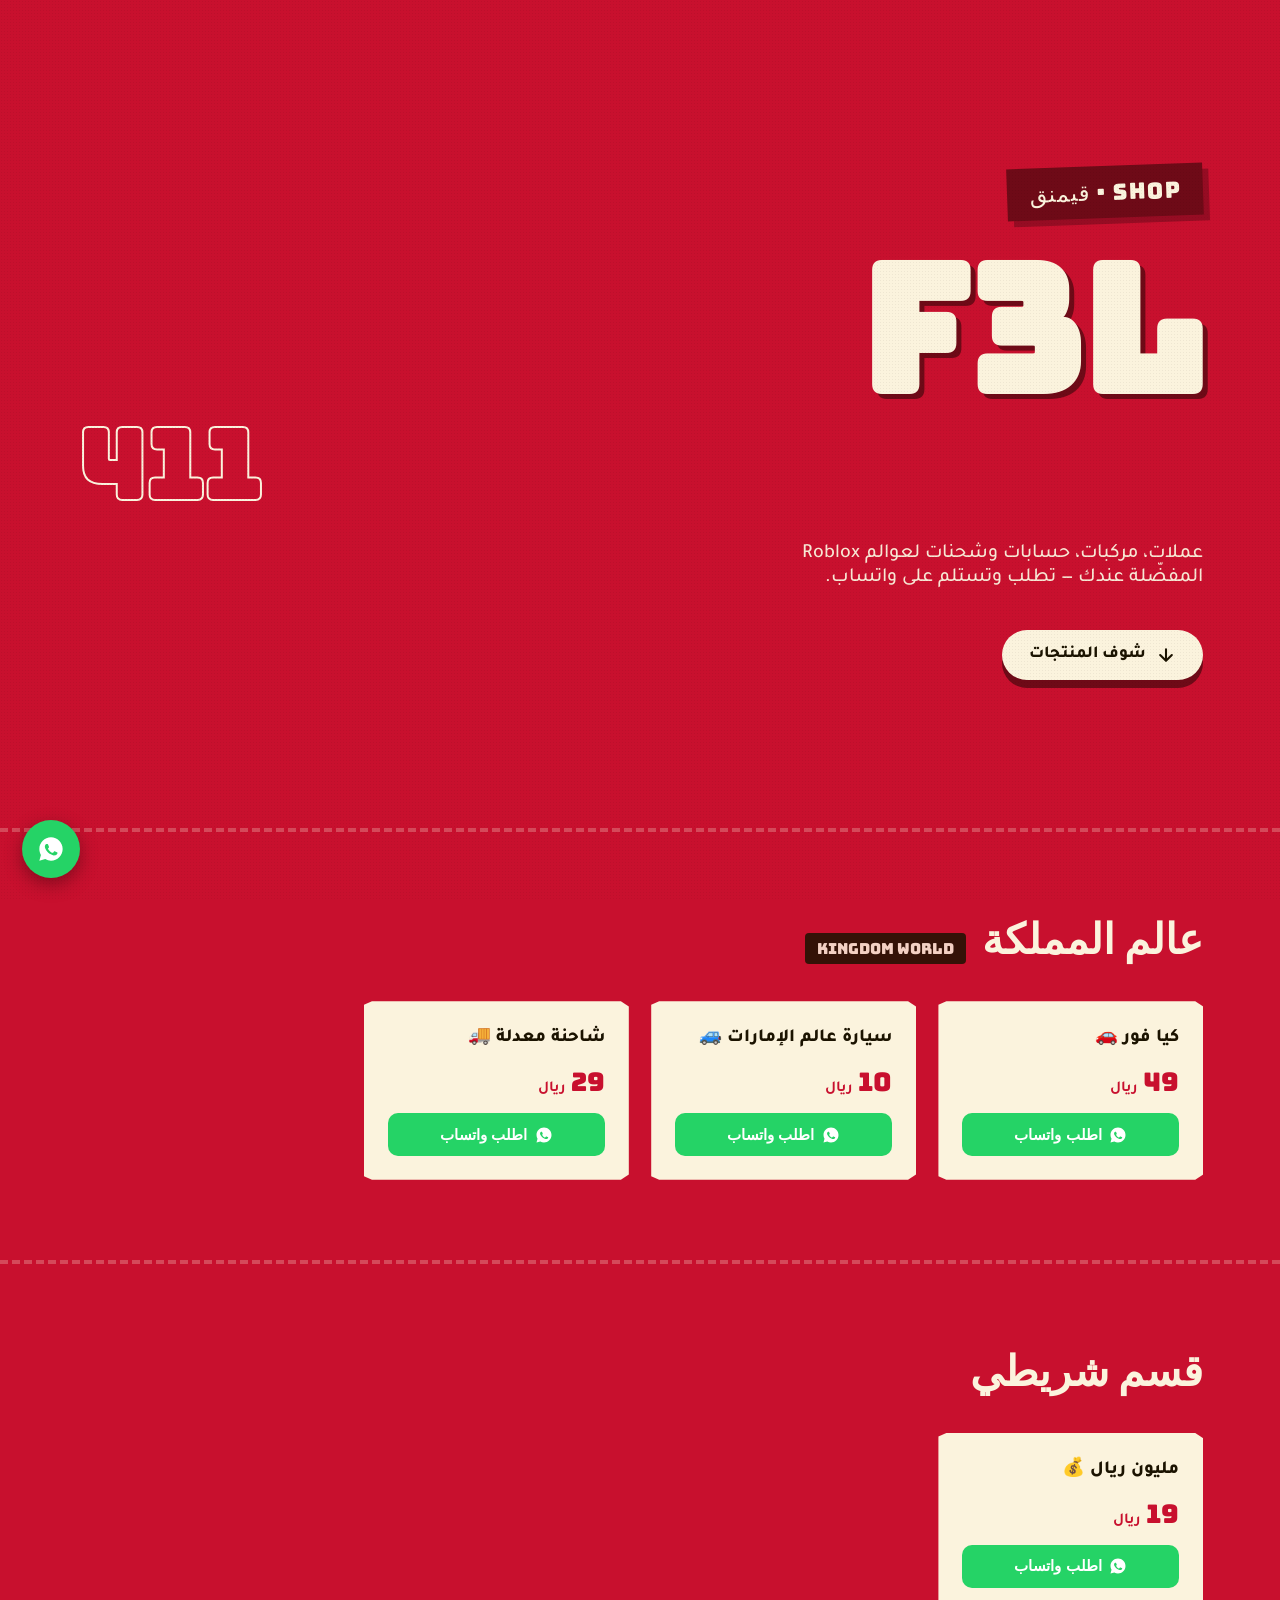
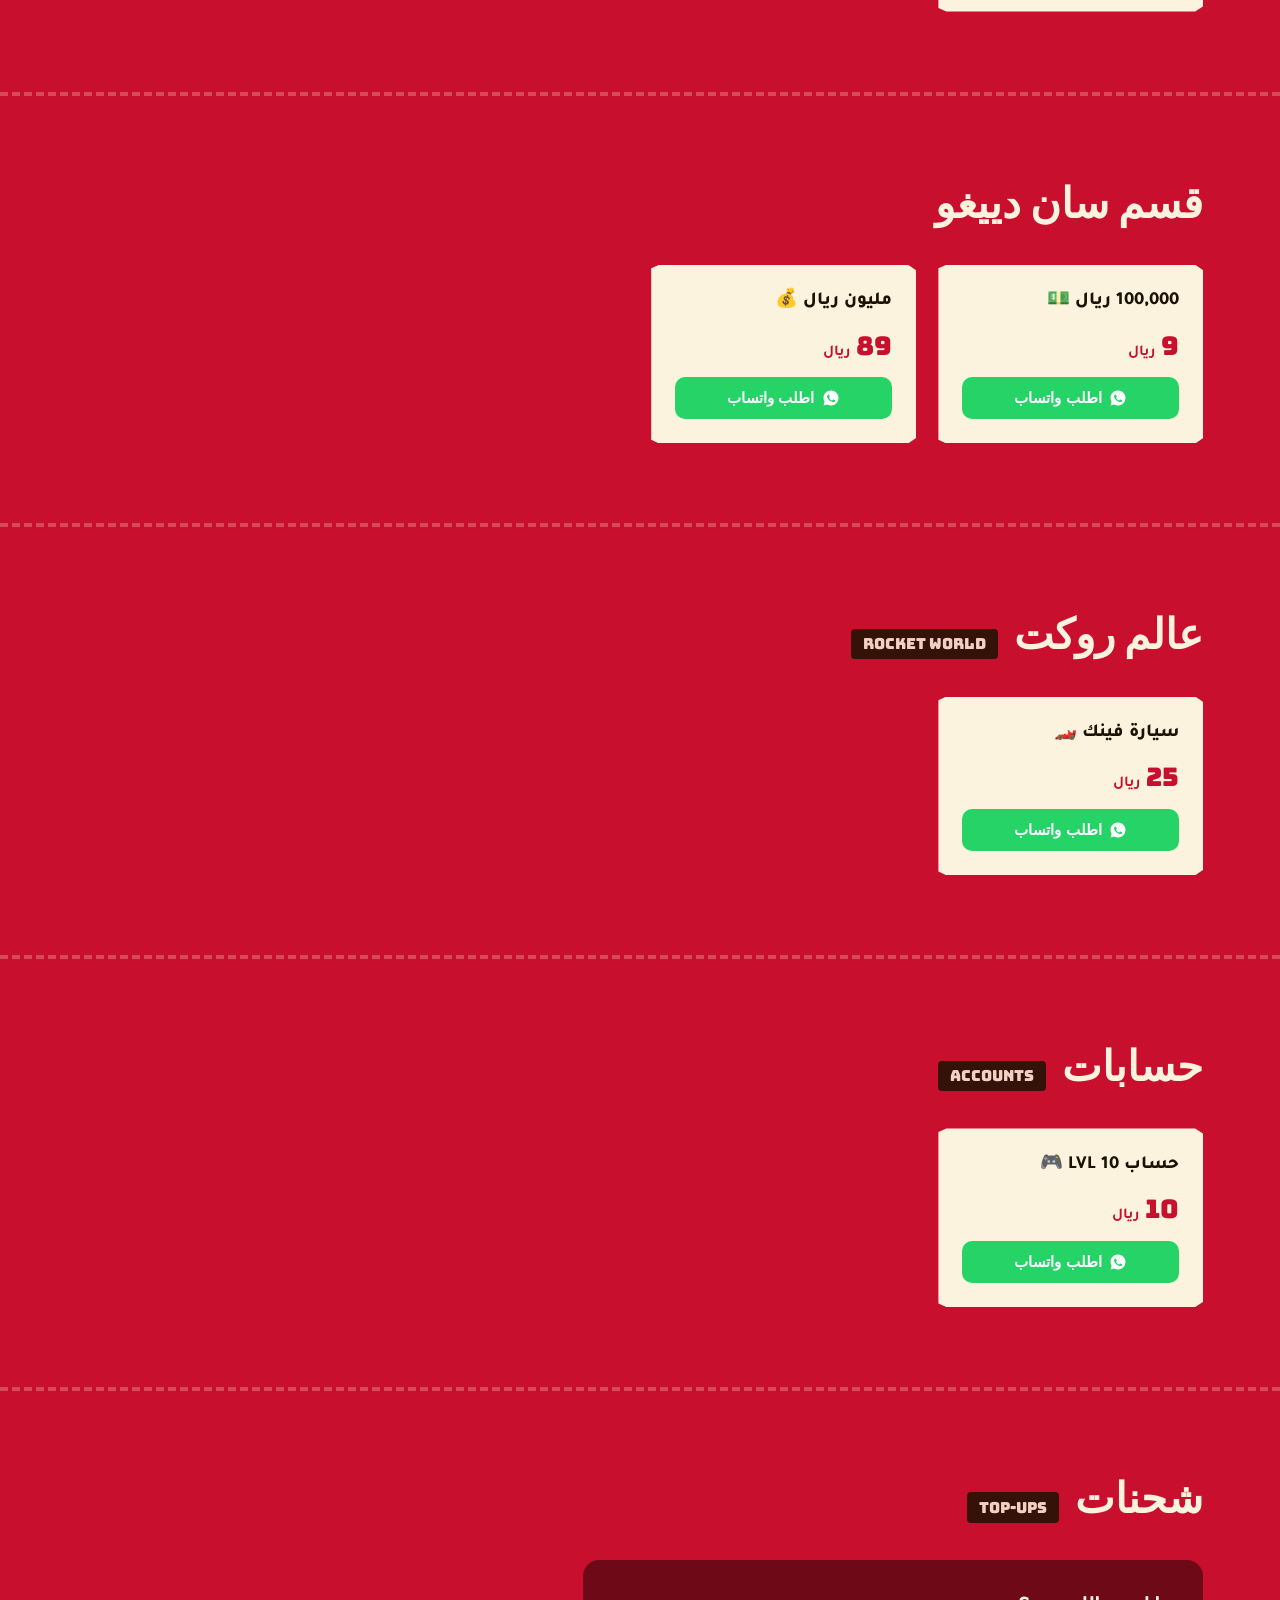
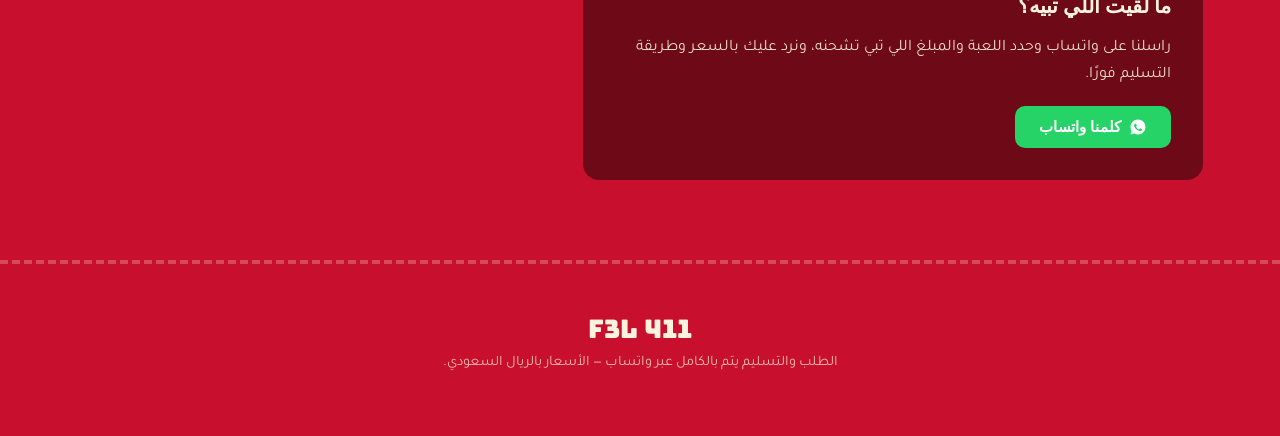
<file: f3l411-store.html>
<!DOCTYPE html>
<html lang="ar" dir="rtl">
<head>
<meta charset="UTF-8">
<meta name="viewport" content="width=device-width, initial-scale=1.0">
<title>F3L 411 | متجر قيمنق</title>
<link rel="preconnect" href="https://fonts.googleapis.com">
<link href="https://fonts.googleapis.com/css2?family=Bungee&family=Tajawal:wght@400;500;700;800&display=swap" rel="stylesheet">
<style>
  :root{
    --red: #C8102E;
    --maroon: #6E0A17;
    --cream: #FBF3DD;
    --ink: #1B1300;
    --wa: #25D366;
    --wa-dark: #1DA851;
  }
  *{box-sizing:border-box; margin:0; padding:0;}
  html{scroll-behavior:smooth;}
  body{
    background: var(--red);
    color: var(--cream);
    font-family: 'Tajawal', sans-serif;
    overflow-x:hidden;
  }
  .noise{
    position:fixed; inset:0; pointer-events:none; opacity:.05; z-index:1;
    background-image: radial-gradient(circle, #000 1px, transparent 1px);
    background-size: 3px 3px;
  }

  /* ---------- HERO ---------- */
  header{
    position:relative;
    min-height: 92vh;
    display:flex;
    flex-direction:column;
    justify-content:center;
    padding: 6vh 6vw 4vh;
    overflow:hidden;
  }
  .eyebrow{
    font-family:'Bungee', cursive;
    font-size: clamp(1rem, 2.4vw, 1.4rem);
    color: var(--cream);
    background: var(--maroon);
    display:inline-block;
    padding: .5em 1em;
    transform: rotate(-2deg);
    align-self:flex-start;
    margin-bottom: 2rem;
    letter-spacing: .05em;
    box-shadow: 6px 6px 0 rgba(0,0,0,.25);
  }
  .brand{
    font-family:'Bungee', cursive;
    line-height: .92;
    text-transform:uppercase;
    color: var(--cream);
    text-shadow: 5px 5px 0 var(--maroon);
  }
  .brand .f3l{ font-size: clamp(4.5rem, 17vw, 11rem); display:block; }
  .brand .num{
    font-size: clamp(2.5rem, 9vw, 6rem);
    display:block;
    text-align:left;
    margin-top: .1em;
    -webkit-text-stroke: 2px var(--cream);
    -webkit-text-fill-color: var(--red);
    text-shadow: none;
  }
  .tagline{
    margin-top: 2rem;
    font-size: clamp(1rem, 2vw, 1.25rem);
    max-width: 40ch;
    font-weight: 500;
    opacity:.95;
  }
  .hero-cta{
    margin-top: 2.5rem;
    display:inline-flex;
    align-items:center;
    gap:.6em;
    width:fit-content;
    background: var(--cream);
    color: var(--ink);
    font-weight:800;
    font-size: 1.05rem;
    padding: .9em 1.6em;
    border-radius: 100px;
    text-decoration:none;
    box-shadow: 0 8px 0 var(--maroon);
    transition: transform .15s ease, box-shadow .15s ease;
  }
  .hero-cta:active{ transform: translateY(6px); box-shadow: 0 2px 0 var(--maroon); }

  /* ---------- SECTIONS ---------- */
  main{ position:relative; z-index:2; }
  section.cat{
    padding: 5rem 6vw;
    border-top: 4px dashed rgba(251,243,221,.25);
  }
  .cat-head{
    display:flex;
    align-items:baseline;
    gap: 1rem;
    margin-bottom: 2.2rem;
    flex-wrap:wrap;
  }
  .cat-head h2{
    font-family:'Bungee', cursive;
    font-size: clamp(1.6rem, 4vw, 2.6rem);
    color: var(--cream);
  }
  .cat-head span{
    font-family:'Bungee', cursive;
    font-size: .95rem;
    background: var(--ink);
    color: var(--cream);
    padding: .3em .8em;
    border-radius: 4px;
    opacity:.85;
  }

  .grid{
    display:grid;
    grid-template-columns: repeat(auto-fill, minmax(240px,1fr));
    gap: 1.4rem;
  }
  .card{
    background: var(--cream);
    color: var(--ink);
    padding: 1.6rem 1.5rem 1.5rem;
    position:relative;
    clip-path: polygon(0% 2%, 3% 0%, 97% 0%, 100% 3%, 100% 97%, 97% 100%, 3% 100%, 0% 98%);
    display:flex;
    flex-direction:column;
    gap: .9rem;
    transition: transform .2s ease;
  }
  .card:hover{ transform: translateY(-6px) rotate(-.6deg); }
  .card h3{
    font-size: 1.15rem;
    font-weight:800;
    line-height:1.3;
  }
  .card .price{
    font-family:'Bungee', cursive;
    color: var(--red);
    font-size: 1.6rem;
  }
  .card .price small{
    font-family:'Tajawal', sans-serif;
    font-size: .95rem;
    font-weight:700;
  }
  .order-btn{
    margin-top:auto;
    display:flex;
    align-items:center;
    justify-content:center;
    gap:.5em;
    background: var(--wa);
    color:#fff;
    font-weight:800;
    font-size: .95rem;
    border:none;
    padding: .8em 1em;
    border-radius: 10px;
    cursor:pointer;
    transition: background .15s ease, transform .1s ease;
  }
  .order-btn:hover{ background: var(--wa-dark); }
  .order-btn:active{ transform: scale(.97); }
  .order-btn svg{ width:18px; height:18px; flex-shrink:0; }

  /* Recharge / generic section */
  .recharge-card{
    background: var(--maroon);
    color: var(--cream);
    border-radius: 16px;
    padding: 2rem;
    display:flex;
    flex-direction:column;
    gap:1rem;
    align-items:flex-start;
    max-width: 620px;
  }
  .recharge-card h3{ font-family:'Bungee',cursive; font-size:1.3rem; }
  .recharge-card p{ opacity:.9; line-height:1.7; }

  footer{
    padding: 3rem 6vw 4rem;
    text-align:center;
    border-top: 4px dashed rgba(251,243,221,.25);
  }
  footer p{ opacity:.75; font-size:.9rem; }
  .footer-brand{
    font-family:'Bungee', cursive;
    font-size: 1.6rem;
    margin-bottom:.6rem;
  }

  /* floating whatsapp */
  .float-wa{
    position: fixed;
    bottom: 22px;
    left: 22px;
    z-index: 50;
    background: var(--wa);
    color:#fff;
    width: 58px; height:58px;
    border-radius:50%;
    display:flex; align-items:center; justify-content:center;
    box-shadow: 0 6px 18px rgba(0,0,0,.35);
    text-decoration:none;
    animation: pulse 2.4s infinite;
  }
  .float-wa svg{ width:28px; height:28px; }
  @keyframes pulse{
    0%,100%{ box-shadow: 0 6px 18px rgba(0,0,0,.35), 0 0 0 0 rgba(37,211,102,.5); }
    50%{ box-shadow: 0 6px 18px rgba(0,0,0,.35), 0 0 0 10px rgba(37,211,102,0); }
  }

  @media (prefers-reduced-motion: reduce){
    *{ animation: none !important; transition: none !important; }
  }

  @media (max-width: 640px){
    .brand .num{ text-align:center; -webkit-text-stroke: 1.5px var(--cream); }
    header{ min-height: 80vh; }
  }
</style>
</head>
<body>
<div class="noise"></div>

<header>
  <span class="eyebrow">SHOP · قيمنق</span>
  <h1 class="brand"><span class="f3l">F3L</span><span class="num">411</span></h1>
  <p class="tagline">عملات، مركبات، حسابات وشحنات لعوالم Roblox المفضّلة عندك — تطلب وتستلم على واتساب.</p>
  <a class="hero-cta" href="#كتالوج">
    <svg width="20" height="20" viewBox="0 0 24 24" fill="none"><path d="M12 5v14M5 12l7 7 7-7" stroke="currentColor" stroke-width="2.5" stroke-linecap="round" stroke-linejoin="round"/></svg>
    شوف المنتجات
  </a>
</header>

<main id="كتالوج">

  <section class="cat">
    <div class="cat-head">
      <h2>عالم المملكة</h2>
      <span>Kingdom World</span>
    </div>
    <div class="grid">

      <div class="card">
        <h3>كيا فور 🚗</h3>
        <div class="price">49 <small>ريال</small></div>
        <button class="order-btn" onclick="orderNow('كيا فور — عالم المملكة','49')">
          <svg viewBox="0 0 24 24" fill="currentColor"><path d="M12 2C6.48 2 2 6.48 2 12c0 1.85.5 3.58 1.36 5.07L2 22l5.09-1.33A9.94 9.94 0 0012 22c5.52 0 10-4.48 10-10S17.52 2 12 2zm5.2 14.2c-.22.62-1.28 1.19-1.77 1.24-.45.05-1.02.07-1.65-.1-.38-.1-.87-.28-1.5-.55-2.63-1.14-4.35-3.8-4.48-3.98-.13-.18-1.07-1.42-1.07-2.7 0-1.29.68-1.92.92-2.18.24-.26.53-.32.7-.32.18 0 .35 0 .5.01.16.01.38-.06.6.46.22.53.75 1.83.82 1.96.07.13.11.28.02.46-.09.18-.13.29-.26.44-.13.16-.28.36-.4.48-.13.13-.27.28-.12.55.16.27.7 1.15 1.5 1.87 1.03.93 1.9 1.22 2.17 1.36.27.13.43.11.59-.07.16-.18.68-.79.86-1.06.18-.27.36-.22.6-.13.24.09 1.53.72 1.79.85.27.13.44.2.5.31.07.11.07.63-.15 1.25z"/></svg>
          اطلب واتساب
        </button>
      </div>

      <div class="card">
        <h3>سيارة عالم الإمارات 🚙</h3>
        <div class="price">10 <small>ريال</small></div>
        <button class="order-btn" onclick="orderNow('سيارة عالم الإمارات — عالم المملكة','10')">
          <svg viewBox="0 0 24 24" fill="currentColor"><path d="M12 2C6.48 2 2 6.48 2 12c0 1.85.5 3.58 1.36 5.07L2 22l5.09-1.33A9.94 9.94 0 0012 22c5.52 0 10-4.48 10-10S17.52 2 12 2zm5.2 14.2c-.22.62-1.28 1.19-1.77 1.24-.45.05-1.02.07-1.65-.1-.38-.1-.87-.28-1.5-.55-2.63-1.14-4.35-3.8-4.48-3.98-.13-.18-1.07-1.42-1.07-2.7 0-1.29.68-1.92.92-2.18.24-.26.53-.32.7-.32.18 0 .35 0 .5.01.16.01.38-.06.6.46.22.53.75 1.83.82 1.96.07.13.11.28.02.46-.09.18-.13.29-.26.44-.13.16-.28.36-.4.48-.13.13-.27.28-.12.55.16.27.7 1.15 1.5 1.87 1.03.93 1.9 1.22 2.17 1.36.27.13.43.11.59-.07.16-.18.68-.79.86-1.06.18-.27.36-.22.6-.13.24.09 1.53.72 1.79.85.27.13.44.2.5.31.07.11.07.63-.15 1.25z"/></svg>
          اطلب واتساب
        </button>
      </div>

      <div class="card">
        <h3>شاحنة معدلة 🚚</h3>
        <div class="price">29 <small>ريال</small></div>
        <button class="order-btn" onclick="orderNow('شاحنة معدلة — عالم المملكة','29')">
          <svg viewBox="0 0 24 24" fill="currentColor"><path d="M12 2C6.48 2 2 6.48 2 12c0 1.85.5 3.58 1.36 5.07L2 22l5.09-1.33A9.94 9.94 0 0012 22c5.52 0 10-4.48 10-10S17.52 2 12 2zm5.2 14.2c-.22.62-1.28 1.19-1.77 1.24-.45.05-1.02.07-1.65-.1-.38-.1-.87-.28-1.5-.55-2.63-1.14-4.35-3.8-4.48-3.98-.13-.18-1.07-1.42-1.07-2.7 0-1.29.68-1.92.92-2.18.24-.26.53-.32.7-.32.18 0 .35 0 .5.01.16.01.38-.06.6.46.22.53.75 1.83.82 1.96.07.13.11.28.02.46-.09.18-.13.29-.26.44-.13.16-.28.36-.4.48-.13.13-.27.28-.12.55.16.27.7 1.15 1.5 1.87 1.03.93 1.9 1.22 2.17 1.36.27.13.43.11.59-.07.16-.18.68-.79.86-1.06.18-.27.36-.22.6-.13.24.09 1.53.72 1.79.85.27.13.44.2.5.31.07.11.07.63-.15 1.25z"/></svg>
          اطلب واتساب
        </button>
      </div>

    </div>
  </section>

  <section class="cat">
    <div class="cat-head">
      <h2>قسم شريطي</h2>
    </div>
    <div class="grid">
      <div class="card">
        <h3>مليون ريال 💰</h3>
        <div class="price">19 <small>ريال</small></div>
        <button class="order-btn" onclick="orderNow('مليون ريال — قسم شريطي','19')">
          <svg viewBox="0 0 24 24" fill="currentColor"><path d="M12 2C6.48 2 2 6.48 2 12c0 1.85.5 3.58 1.36 5.07L2 22l5.09-1.33A9.94 9.94 0 0012 22c5.52 0 10-4.48 10-10S17.52 2 12 2zm5.2 14.2c-.22.62-1.28 1.19-1.77 1.24-.45.05-1.02.07-1.65-.1-.38-.1-.87-.28-1.5-.55-2.63-1.14-4.35-3.8-4.48-3.98-.13-.18-1.07-1.42-1.07-2.7 0-1.29.68-1.92.92-2.18.24-.26.53-.32.7-.32.18 0 .35 0 .5.01.16.01.38-.06.6.46.22.53.75 1.83.82 1.96.07.13.11.28.02.46-.09.18-.13.29-.26.44-.13.16-.28.36-.4.48-.13.13-.27.28-.12.55.16.27.7 1.15 1.5 1.87 1.03.93 1.9 1.22 2.17 1.36.27.13.43.11.59-.07.16-.18.68-.79.86-1.06.18-.27.36-.22.6-.13.24.09 1.53.72 1.79.85.27.13.44.2.5.31.07.11.07.63-.15 1.25z"/></svg>
          اطلب واتساب
        </button>
      </div>
    </div>
  </section>

  <section class="cat">
    <div class="cat-head">
      <h2>قسم سان دييغو</h2>
    </div>
    <div class="grid">
      <div class="card">
        <h3>100,000 ريال 💵</h3>
        <div class="price">9 <small>ريال</small></div>
        <button class="order-btn" onclick="orderNow('100,000 ريال — قسم سان دييغو','9')">
          <svg viewBox="0 0 24 24" fill="currentColor"><path d="M12 2C6.48 2 2 6.48 2 12c0 1.85.5 3.58 1.36 5.07L2 22l5.09-1.33A9.94 9.94 0 0012 22c5.52 0 10-4.48 10-10S17.52 2 12 2zm5.2 14.2c-.22.62-1.28 1.19-1.77 1.24-.45.05-1.02.07-1.65-.1-.38-.1-.87-.28-1.5-.55-2.63-1.14-4.35-3.8-4.48-3.98-.13-.18-1.07-1.42-1.07-2.7 0-1.29.68-1.92.92-2.18.24-.26.53-.32.7-.32.18 0 .35 0 .5.01.16.01.38-.06.6.46.22.53.75 1.83.82 1.96.07.13.11.28.02.46-.09.18-.13.29-.26.44-.13.16-.28.36-.4.48-.13.13-.27.28-.12.55.16.27.7 1.15 1.5 1.87 1.03.93 1.9 1.22 2.17 1.36.27.13.43.11.59-.07.16-.18.68-.79.86-1.06.18-.27.36-.22.6-.13.24.09 1.53.72 1.79.85.27.13.44.2.5.31.07.11.07.63-.15 1.25z"/></svg>
          اطلب واتساب
        </button>
      </div>
      <div class="card">
        <h3>مليون ريال 💰</h3>
        <div class="price">89 <small>ريال</small></div>
        <button class="order-btn" onclick="orderNow('مليون ريال — قسم سان دييغو','89')">
          <svg viewBox="0 0 24 24" fill="currentColor"><path d="M12 2C6.48 2 2 6.48 2 12c0 1.85.5 3.58 1.36 5.07L2 22l5.09-1.33A9.94 9.94 0 0012 22c5.52 0 10-4.48 10-10S17.52 2 12 2zm5.2 14.2c-.22.62-1.28 1.19-1.77 1.24-.45.05-1.02.07-1.65-.1-.38-.1-.87-.28-1.5-.55-2.63-1.14-4.35-3.8-4.48-3.98-.13-.18-1.07-1.42-1.07-2.7 0-1.29.68-1.92.92-2.18.24-.26.53-.32.7-.32.18 0 .35 0 .5.01.16.01.38-.06.6.46.22.53.75 1.83.82 1.96.07.13.11.28.02.46-.09.18-.13.29-.26.44-.13.16-.28.36-.4.48-.13.13-.27.28-.12.55.16.27.7 1.15 1.5 1.87 1.03.93 1.9 1.22 2.17 1.36.27.13.43.11.59-.07.16-.18.68-.79.86-1.06.18-.27.36-.22.6-.13.24.09 1.53.72 1.79.85.27.13.44.2.5.31.07.11.07.63-.15 1.25z"/></svg>
          اطلب واتساب
        </button>
      </div>
    </div>
  </section>

  <section class="cat">
    <div class="cat-head">
      <h2>عالم روكت</h2>
      <span>Rocket World</span>
    </div>
    <div class="grid">
      <div class="card">
        <h3>سيارة فينك 🏎️</h3>
        <div class="price">25 <small>ريال</small></div>
        <button class="order-btn" onclick="orderNow('سيارة فينك — عالم روكت','25')">
          <svg viewBox="0 0 24 24" fill="currentColor"><path d="M12 2C6.48 2 2 6.48 2 12c0 1.85.5 3.58 1.36 5.07L2 22l5.09-1.33A9.94 9.94 0 0012 22c5.52 0 10-4.48 10-10S17.52 2 12 2zm5.2 14.2c-.22.62-1.28 1.19-1.77 1.24-.45.05-1.02.07-1.65-.1-.38-.1-.87-.28-1.5-.55-2.63-1.14-4.35-3.8-4.48-3.98-.13-.18-1.07-1.42-1.07-2.7 0-1.29.68-1.92.92-2.18.24-.26.53-.32.7-.32.18 0 .35 0 .5.01.16.01.38-.06.6.46.22.53.75 1.83.82 1.96.07.13.11.28.02.46-.09.18-.13.29-.26.44-.13.16-.28.36-.4.48-.13.13-.27.28-.12.55.16.27.7 1.15 1.5 1.87 1.03.93 1.9 1.22 2.17 1.36.27.13.43.11.59-.07.16-.18.68-.79.86-1.06.18-.27.36-.22.6-.13.24.09 1.53.72 1.79.85.27.13.44.2.5.31.07.11.07.63-.15 1.25z"/></svg>
          اطلب واتساب
        </button>
      </div>
    </div>
  </section>

  <section class="cat">
    <div class="cat-head">
      <h2>حسابات</h2>
      <span>Accounts</span>
    </div>
    <div class="grid">
      <div class="card">
        <h3>حساب LVL 10 🎮</h3>
        <div class="price">10 <small>ريال</small></div>
        <button class="order-btn" onclick="orderNow('حساب LVL 10','10')">
          <svg viewBox="0 0 24 24" fill="currentColor"><path d="M12 2C6.48 2 2 6.48 2 12c0 1.85.5 3.58 1.36 5.07L2 22l5.09-1.33A9.94 9.94 0 0012 22c5.52 0 10-4.48 10-10S17.52 2 12 2zm5.2 14.2c-.22.62-1.28 1.19-1.77 1.24-.45.05-1.02.07-1.65-.1-.38-.1-.87-.28-1.5-.55-2.63-1.14-4.35-3.8-4.48-3.98-.13-.18-1.07-1.42-1.07-2.7 0-1.29.68-1.92.92-2.18.24-.26.53-.32.7-.32.18 0 .35 0 .5.01.16.01.38-.06.6.46.22.53.75 1.83.82 1.96.07.13.11.28.02.46-.09.18-.13.29-.26.44-.13.16-.28.36-.4.48-.13.13-.27.28-.12.55.16.27.7 1.15 1.5 1.87 1.03.93 1.9 1.22 2.17 1.36.27.13.43.11.59-.07.16-.18.68-.79.86-1.06.18-.27.36-.22.6-.13.24.09 1.53.72 1.79.85.27.13.44.2.5.31.07.11.07.63-.15 1.25z"/></svg>
          اطلب واتساب
        </button>
      </div>
    </div>
  </section>

  <section class="cat">
    <div class="cat-head">
      <h2>شحنات</h2>
      <span>Top-ups</span>
    </div>
    <div class="recharge-card">
      <h3>ما لقيت اللي تبيه؟</h3>
      <p>راسلنا على واتساب وحدد اللعبة والمبلغ اللي تبي تشحنه، ونرد عليك بالسعر وطريقة التسليم فورًا.</p>
      <button class="order-btn" style="width:fit-content; padding-inline:1.6em;" onclick="orderNow('شحن مخصص — يرجى تحديد اللعبة والمبلغ','—')">
        <svg viewBox="0 0 24 24" fill="currentColor"><path d="M12 2C6.48 2 2 6.48 2 12c0 1.85.5 3.58 1.36 5.07L2 22l5.09-1.33A9.94 9.94 0 0012 22c5.52 0 10-4.48 10-10S17.52 2 12 2zm5.2 14.2c-.22.62-1.28 1.19-1.77 1.24-.45.05-1.02.07-1.65-.1-.38-.1-.87-.28-1.5-.55-2.63-1.14-4.35-3.8-4.48-3.98-.13-.18-1.07-1.42-1.07-2.7 0-1.29.68-1.92.92-2.18.24-.26.53-.32.7-.32.18 0 .35 0 .5.01.16.01.38-.06.6.46.22.53.75 1.83.82 1.96.07.13.11.28.02.46-.09.18-.13.29-.26.44-.13.16-.28.36-.4.48-.13.13-.27.28-.12.55.16.27.7 1.15 1.5 1.87 1.03.93 1.9 1.22 2.17 1.36.27.13.43.11.59-.07.16-.18.68-.79.86-1.06.18-.27.36-.22.6-.13.24.09 1.53.72 1.79.85.27.13.44.2.5.31.07.11.07.63-.15 1.25z"/></svg>
        كلمنا واتساب
      </button>
    </div>
  </section>

</main>

<footer>
  <div class="footer-brand">F3L 411</div>
  <p>الطلب والتسليم يتم بالكامل عبر واتساب — الأسعار بالريال السعودي.</p>
</footer>

<a class="float-wa" id="floatWa" href="#" target="_blank" rel="noopener" aria-label="تواصل واتساب">
  <svg viewBox="0 0 24 24" fill="#fff"><path d="M12 2C6.48 2 2 6.48 2 12c0 1.85.5 3.58 1.36 5.07L2 22l5.09-1.33A9.94 9.94 0 0012 22c5.52 0 10-4.48 10-10S17.52 2 12 2zm5.2 14.2c-.22.62-1.28 1.19-1.77 1.24-.45.05-1.02.07-1.65-.1-.38-.1-.87-.28-1.5-.55-2.63-1.14-4.35-3.8-4.48-3.98-.13-.18-1.07-1.42-1.07-2.7 0-1.29.68-1.92.92-2.18.24-.26.53-.32.7-.32.18 0 .35 0 .5.01.16.01.38-.06.6.46.22.53.75 1.83.82 1.96.07.13.11.28.02.46-.09.18-.13.29-.26.44-.13.16-.28.36-.4.48-.13.13-.27.28-.12.55.16.27.7 1.15 1.5 1.87 1.03.93 1.9 1.22 2.17 1.36.27.13.43.11.59-.07.16-.18.68-.79.86-1.06.18-.27.36-.22.6-.13.24.09 1.53.72 1.79.85.27.13.44.2.5.31.07.11.07.63-.15 1.25z"/></svg>
</a>

<script>
  const WA_NUMBER = "966534748491";

  function orderNow(productName, price){
    const priceText = price === "—" ? "" : ` (${price} ريال)`;
    const msg = `مرحباً F3L 411 👋\nأبي أطلب: ${productName}${priceText}`;
    const url = `https://wa.me/${WA_NUMBER}?text=${encodeURIComponent(msg)}`;
    window.open(url, "_blank");
  }

  document.getElementById('floatWa').href =
    `https://wa.me/${WA_NUMBER}?text=${encodeURIComponent('مرحباً F3L 411، عندي استفسار عن المتجر')}`;
</script>

</body>
</html>
</file>
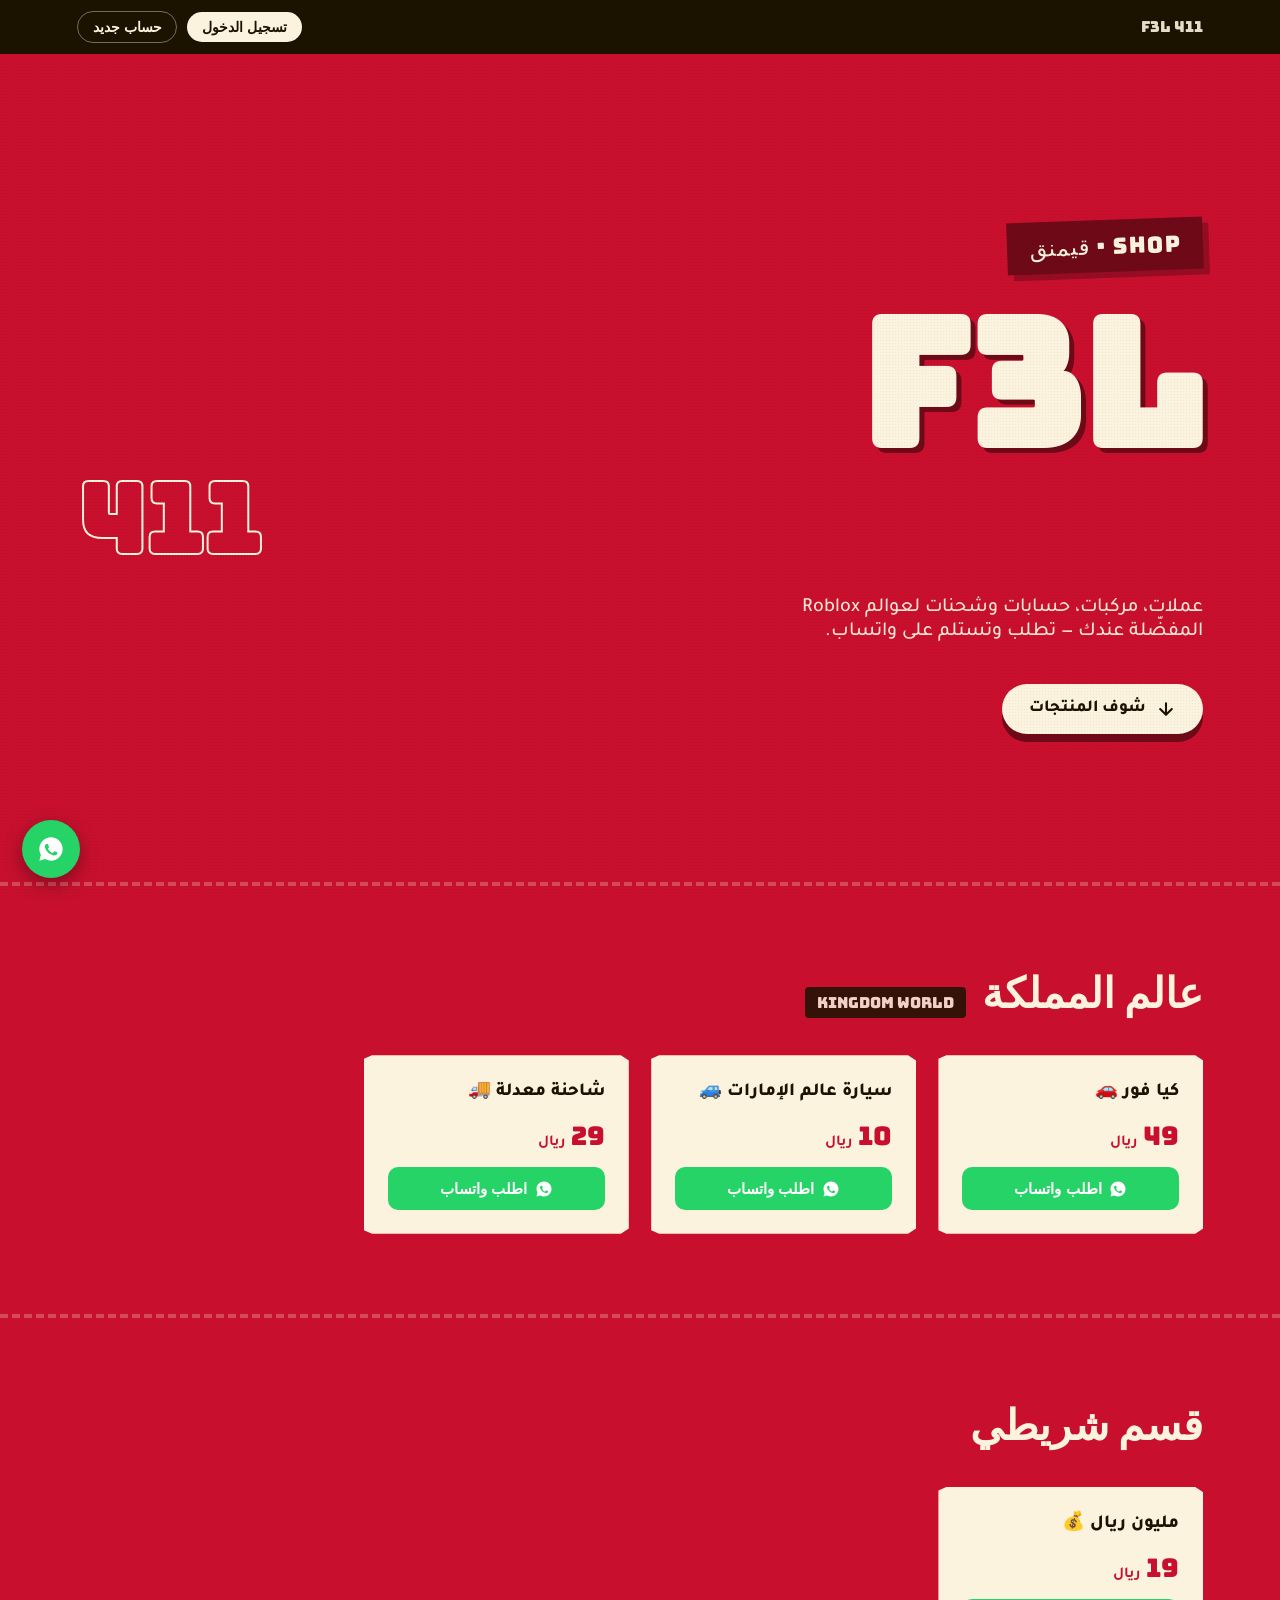
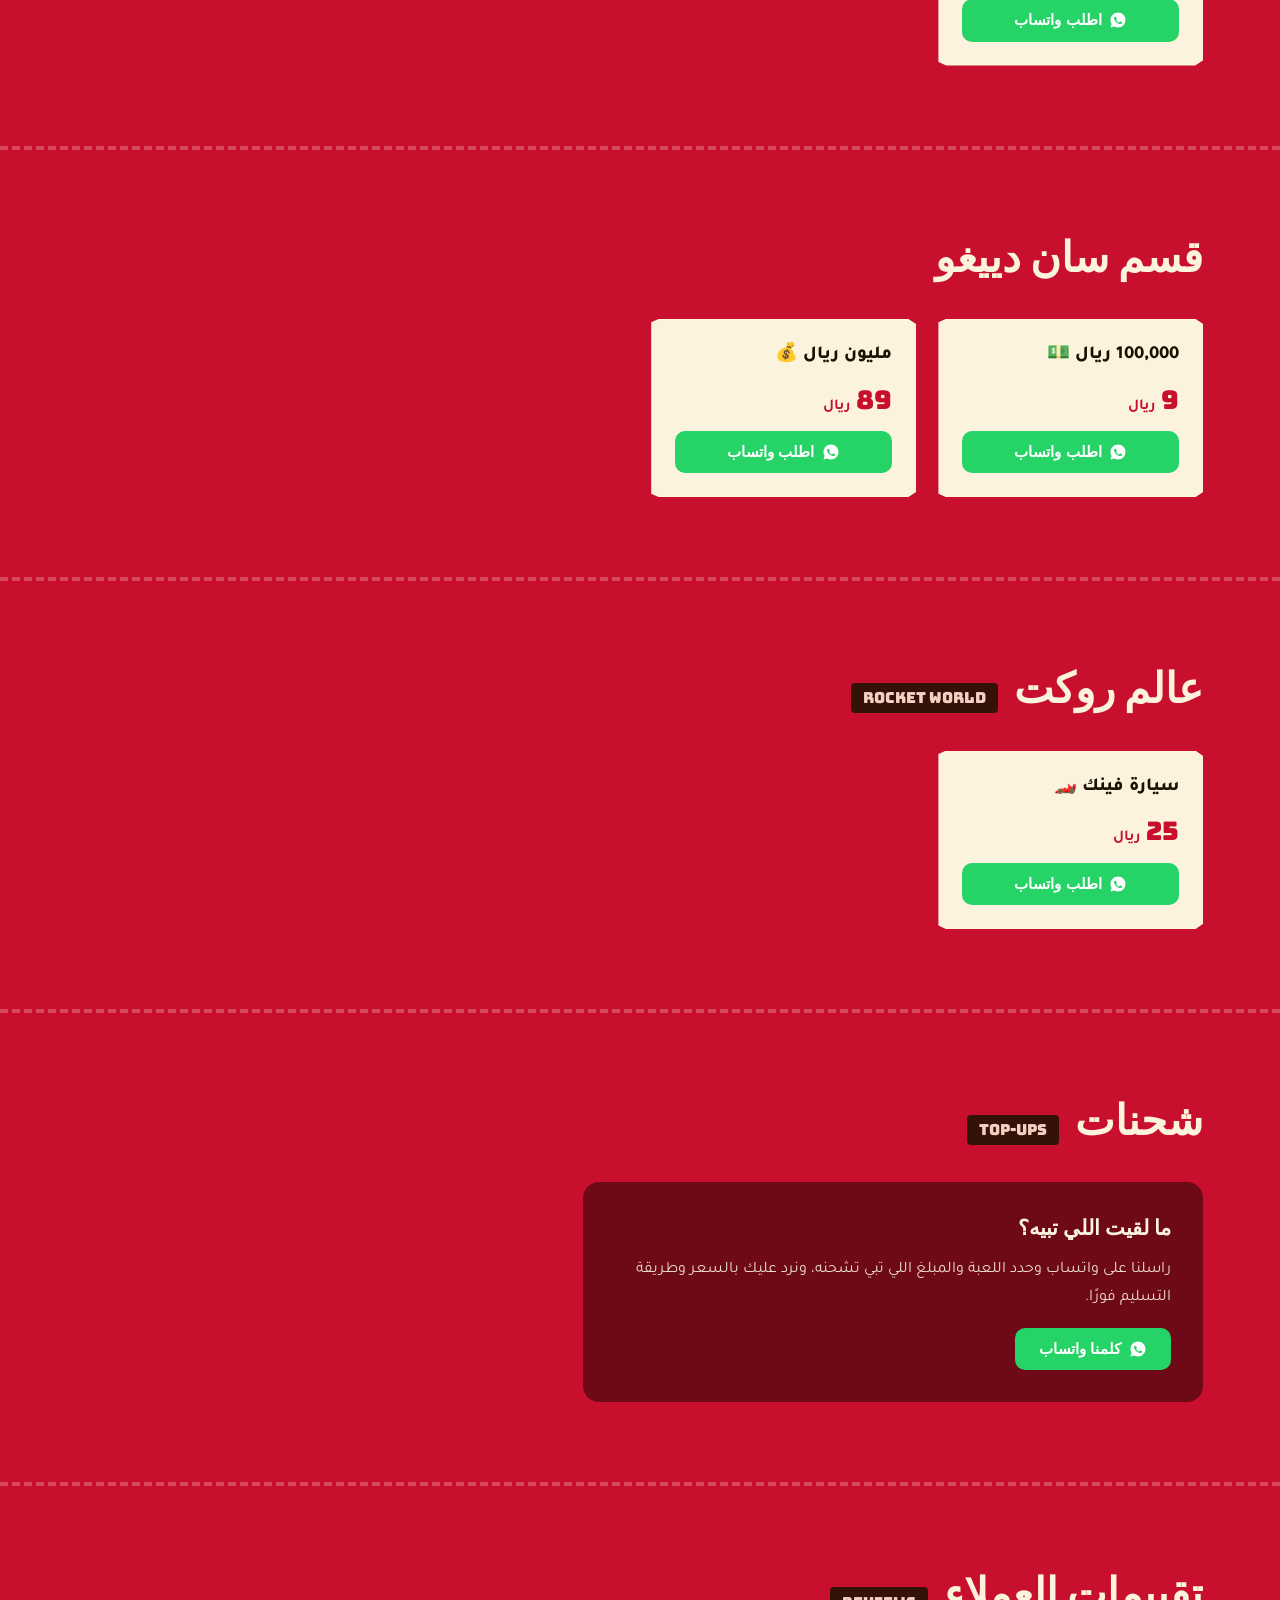
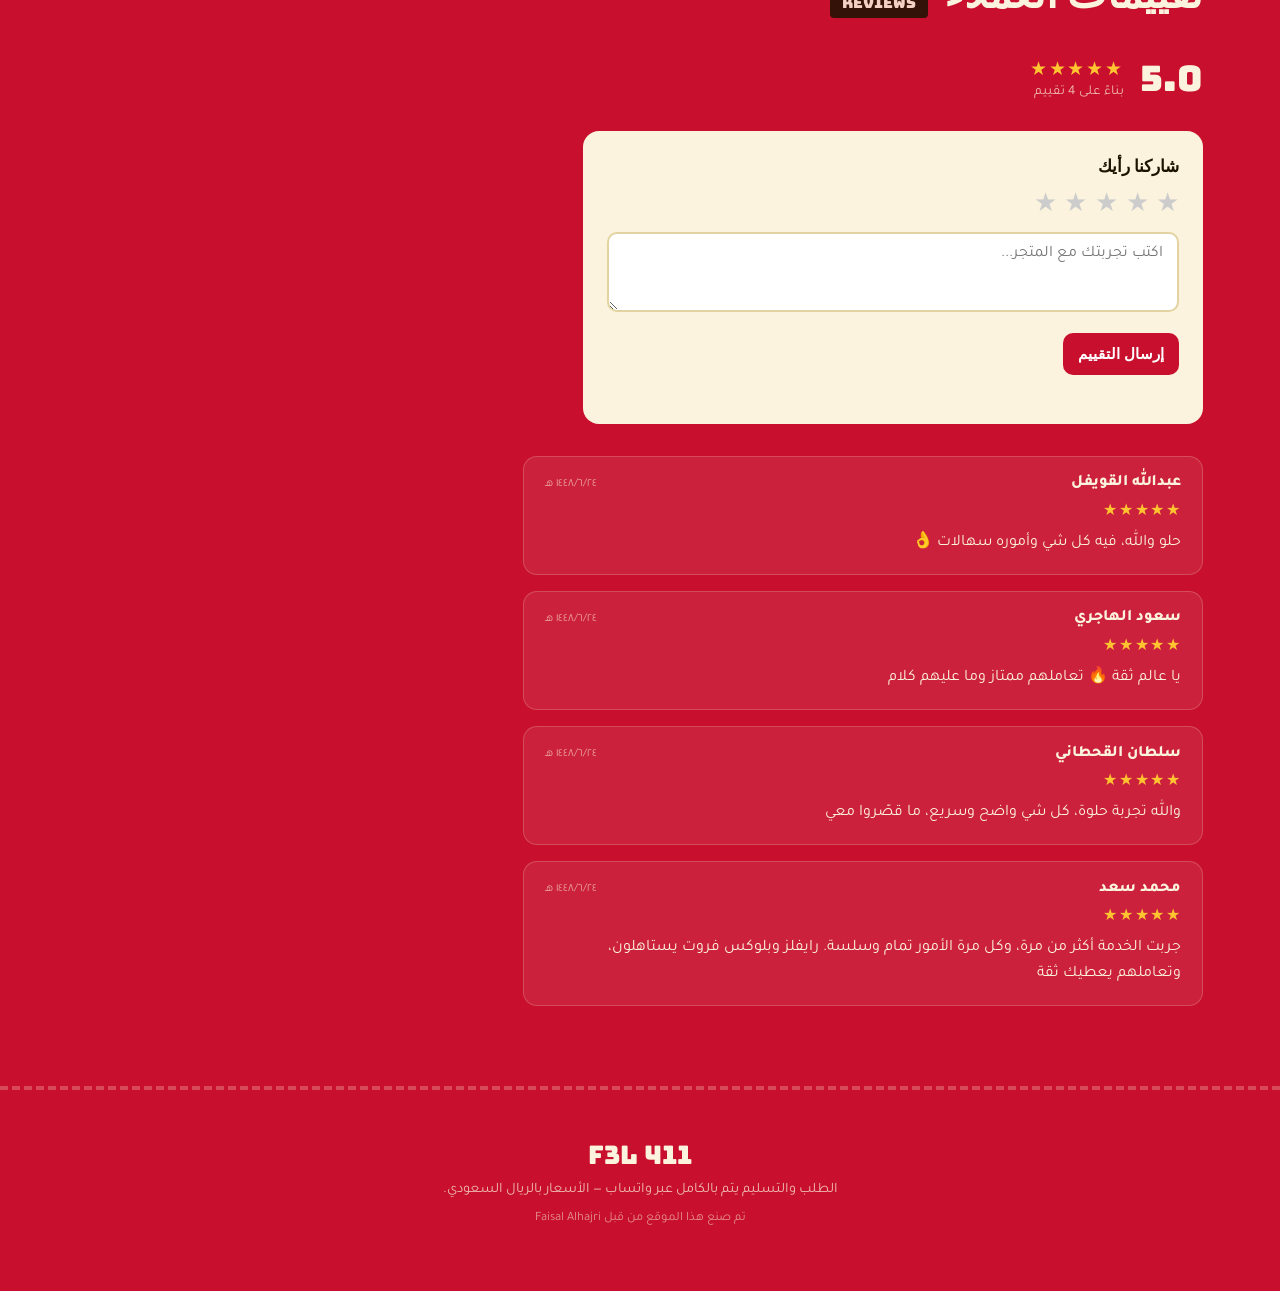
<file: index.html.html>
<!DOCTYPE html>
<!DOCTYPE html>
<html lang="ar" dir="rtl">
<head>
<meta charset="UTF-8">
<meta name="viewport" content="width=device-width, initial-scale=1.0">
<title>F3L 411 | متجر قيمنق</title>
<link rel="preconnect" href="https://fonts.googleapis.com">
<link href="https://fonts.googleapis.com/css2?family=Bungee&family=Tajawal:wght@400;500;700;800&display=swap" rel="stylesheet">
<style>
  :root{
    --red: #C8102E;
    --maroon: #6E0A17;
    --cream: #FBF3DD;
    --ink: #1B1300;
    --wa: #25D366;
    --wa-dark: #1DA851;
  }
  *{box-sizing:border-box; margin:0; padding:0;}
  html{scroll-behavior:smooth;}
  body{
    background: var(--red);
    color: var(--cream);
    font-family: 'Tajawal', sans-serif;
    overflow-x:hidden;
  }
  .noise{
    position:fixed; inset:0; pointer-events:none; opacity:.05; z-index:1;
    background-image: radial-gradient(circle, #000 1px, transparent 1px);
    background-size: 3px 3px;
  }

  /* ---------- HERO ---------- */
  header{
    position:relative;
    min-height: 92vh;
    display:flex;
    flex-direction:column;
    justify-content:center;
    padding: 6vh 6vw 4vh;
    overflow:hidden;
  }
  .eyebrow{
    font-family:'Bungee', cursive;
    font-size: clamp(1rem, 2.4vw, 1.4rem);
    color: var(--cream);
    background: var(--maroon);
    display:inline-block;
    padding: .5em 1em;
    transform: rotate(-2deg);
    align-self:flex-start;
    margin-bottom: 2rem;
    letter-spacing: .05em;
    box-shadow: 6px 6px 0 rgba(0,0,0,.25);
  }
  .brand{
    font-family:'Bungee', cursive;
    line-height: .92;
    text-transform:uppercase;
    color: var(--cream);
    text-shadow: 5px 5px 0 var(--maroon);
  }
  .brand .f3l{ font-size: clamp(4.5rem, 17vw, 11rem); display:block; }
  .brand .num{
    font-size: clamp(2.5rem, 9vw, 6rem);
    display:block;
    text-align:left;
    margin-top: .1em;
    -webkit-text-stroke: 2px var(--cream);
    -webkit-text-fill-color: var(--red);
    text-shadow: none;
  }
  .tagline{
    margin-top: 2rem;
    font-size: clamp(1rem, 2vw, 1.25rem);
    max-width: 40ch;
    font-weight: 500;
    opacity:.95;
  }
  .hero-cta{
    margin-top: 2.5rem;
    display:inline-flex;
    align-items:center;
    gap:.6em;
    width:fit-content;
    background: var(--cream);
    color: var(--ink);
    font-weight:800;
    font-size: 1.05rem;
    padding: .9em 1.6em;
    border-radius: 100px;
    text-decoration:none;
    box-shadow: 0 8px 0 var(--maroon);
    transition: transform .15s ease, box-shadow .15s ease;
  }
  .hero-cta:active{ transform: translateY(6px); box-shadow: 0 2px 0 var(--maroon); }

  /* ---------- SECTIONS ---------- */
  main{ position:relative; z-index:2; }
  section.cat{
    padding: 5rem 6vw;
    border-top: 4px dashed rgba(251,243,221,.25);
  }
  .cat-head{
    display:flex;
    align-items:baseline;
    gap: 1rem;
    margin-bottom: 2.2rem;
    flex-wrap:wrap;
  }
  .cat-head h2{
    font-family:'Bungee', cursive;
    font-size: clamp(1.6rem, 4vw, 2.6rem);
    color: var(--cream);
  }
  .cat-head span{
    font-family:'Bungee', cursive;
    font-size: .95rem;
    background: var(--ink);
    color: var(--cream);
    padding: .3em .8em;
    border-radius: 4px;
    opacity:.85;
  }

  .grid{
    display:grid;
    grid-template-columns: repeat(auto-fill, minmax(240px,1fr));
    gap: 1.4rem;
  }
  .card{
    background: var(--cream);
    color: var(--ink);
    padding: 1.6rem 1.5rem 1.5rem;
    position:relative;
    clip-path: polygon(0% 2%, 3% 0%, 97% 0%, 100% 3%, 100% 97%, 97% 100%, 3% 100%, 0% 98%);
    display:flex;
    flex-direction:column;
    gap: .9rem;
    transition: transform .2s ease;
  }
  .card:hover{ transform: translateY(-6px) rotate(-.6deg); }
  .card h3{
    font-size: 1.15rem;
    font-weight:800;
    line-height:1.3;
  }
  .card .price{
    font-family:'Bungee', cursive;
    color: var(--red);
    font-size: 1.6rem;
  }
  .card .price small{
    font-family:'Tajawal', sans-serif;
    font-size: .95rem;
    font-weight:700;
  }
  .order-btn{
    margin-top:auto;
    display:flex;
    align-items:center;
    justify-content:center;
    gap:.5em;
    background: var(--wa);
    color:#fff;
    font-weight:800;
    font-size: .95rem;
    border:none;
    padding: .8em 1em;
    border-radius: 10px;
    cursor:pointer;
    transition: background .15s ease, transform .1s ease;
  }
  .order-btn:hover{ background: var(--wa-dark); }
  .order-btn:active{ transform: scale(.97); }
  .order-btn svg{ width:18px; height:18px; flex-shrink:0; }

  /* Recharge / generic section */
  .recharge-card{
    background: var(--maroon);
    color: var(--cream);
    border-radius: 16px;
    padding: 2rem;
    display:flex;
    flex-direction:column;
    gap:1rem;
    align-items:flex-start;
    max-width: 620px;
  }
  .recharge-card h3{ font-family:'Bungee',cursive; font-size:1.3rem; }
  .recharge-card p{ opacity:.9; line-height:1.7; }

  footer{
    padding: 3rem 6vw 4rem;
    text-align:center;
    border-top: 4px dashed rgba(251,243,221,.25);
  }
  footer p{ opacity:.75; font-size:.9rem; }
  .footer-brand{
    font-family:'Bungee', cursive;
    font-size: 1.6rem;
    margin-bottom:.6rem;
  }

  /* floating whatsapp */
  .float-wa{
    position: fixed;
    bottom: 22px;
    left: 22px;
    z-index: 50;
    background: var(--wa);
    color:#fff;
    width: 58px; height:58px;
    border-radius:50%;
    display:flex; align-items:center; justify-content:center;
    box-shadow: 0 6px 18px rgba(0,0,0,.35);
    text-decoration:none;
    animation: pulse 2.4s infinite;
  }
  .float-wa svg{ width:28px; height:28px; }
  @keyframes pulse{
    0%,100%{ box-shadow: 0 6px 18px rgba(0,0,0,.35), 0 0 0 0 rgba(37,211,102,.5); }
    50%{ box-shadow: 0 6px 18px rgba(0,0,0,.35), 0 0 0 10px rgba(37,211,102,0); }
  }

  @media (prefers-reduced-motion: reduce){
    *{ animation: none !important; transition: none !important; }
  }

  @media (max-width: 640px){
    .brand .num{ text-align:center; -webkit-text-stroke: 1.5px var(--cream); }
    header{ min-height: 80vh; }
  }

  /* ---------- TOPBAR (حساب / نقاط) ---------- */
  .topbar{
    position: sticky; top:0; z-index: 40;
    display:flex; align-items:center; justify-content:space-between;
    gap:.8rem;
    padding: .7rem 6vw;
    background: var(--ink);
    color: var(--cream);
    font-size:.9rem;
    flex-wrap:wrap;
  }
  .topbar-brand{ font-family:'Bungee', cursive; font-size:.95rem; opacity:.9; }
  .topbar-right{ display:flex; align-items:center; gap:.6rem; }
  .points-badge{
    display:flex; align-items:center; gap:.4em;
    background: var(--maroon);
    padding:.4em .9em;
    border-radius: 100px;
    font-weight:800;
  }
  .topbar-btn{
    background: var(--cream);
    color: var(--ink);
    border:none;
    font-weight:800;
    font-size:.85rem;
    padding:.5em 1.1em;
    border-radius:100px;
    cursor:pointer;
  }
  .topbar-btn.ghost{
    background:transparent;
    color: var(--cream);
    border: 1.5px solid rgba(251,243,221,.4);
  }

  /* ---------- MODAL ---------- */
  .modal-overlay{
    position:fixed; inset:0; z-index:100;
    background: rgba(0,0,0,.6);
    display:none;
    align-items:center; justify-content:center;
    padding: 5vw;
  }
  .modal-overlay.open{ display:flex; }
  .modal-box{
    background: var(--cream);
    color: var(--ink);
    width: min(420px, 100%);
    border-radius: 18px;
    padding: 1.8rem 1.6rem;
    position:relative;
    max-height:90vh;
    overflow-y:auto;
  }
  .modal-close{
    position:absolute; top:.8rem; left:.8rem;
    background:none; border:none; font-size:1.4rem;
    cursor:pointer; color: var(--ink); line-height:1;
  }
  .modal-tabs{ display:flex; gap:.5rem; margin-bottom:1.2rem; }
  .modal-tab{
    flex:1; text-align:center; padding:.6em; border-radius:10px;
    font-weight:800; cursor:pointer; background:#eee2c4; border:none;
    font-family:'Tajawal',sans-serif; font-size:.95rem;
  }
  .modal-tab.active{ background: var(--red); color: var(--cream); }
  .modal-box h2{ font-family:'Bungee',cursive; font-size:1.3rem; margin-bottom:1rem; }
  .form-field{ margin-bottom: .9rem; display:flex; flex-direction:column; gap:.35rem; }
  .form-field label{ font-weight:700; font-size:.9rem; }
  .form-field input{
    padding:.7em .9em; border-radius:10px; border:2px solid #e2d3a0;
    font-family:'Tajawal',sans-serif; font-size:1rem; background:#fff;
  }
  .form-field input:focus{ outline:none; border-color: var(--red); }
  .field-hint{ font-size:.78rem; opacity:.7; }
  .field-hint.ok{ color:#1a7d34; opacity:1; font-weight:700; }
  .field-hint.bad{ color: var(--red); opacity:1; font-weight:700; }
  .modal-submit{
    width:100%; margin-top:.4rem;
    background: var(--red); color: var(--cream);
    border:none; font-weight:800; font-size:1rem;
    padding:.8em; border-radius:12px; cursor:pointer;
  }
  .modal-error{ color: var(--red); font-weight:700; font-size:.85rem; margin-top:.5rem; min-height:1.2em; }
  .modal-note{ font-size:.78rem; opacity:.65; margin-top:1rem; line-height:1.6; }

  /* ---------- TOAST ---------- */
  .toast{
    position:fixed; bottom:22px; right:22px; z-index:110;
    background: var(--ink); color: var(--cream);
    padding:.9em 1.3em; border-radius:12px;
    font-weight:700; font-size:.9rem;
    box-shadow:0 8px 24px rgba(0,0,0,.35);
    transform: translateY(20px); opacity:0; pointer-events:none;
    transition: all .25s ease;
  }
  .toast.show{ transform:translateY(0); opacity:1; }

  /* ---------- REVIEWS ---------- */
  .rating-summary{
    display:flex; align-items:center; gap:1rem; margin-bottom:1.8rem; flex-wrap:wrap;
  }
  .rating-score{ font-family:'Bungee',cursive; font-size:2.2rem; }
  .stars{ color:#FFC531; font-size:1.2rem; letter-spacing:.1em; }
  .stars.small{ font-size:1rem; }
  .review-form{
    background: var(--cream); color: var(--ink);
    border-radius:16px; padding:1.5rem; max-width:620px; margin-bottom:2rem;
  }
  .review-form textarea{
    width:100%; padding:.7em .9em; border-radius:10px; border:2px solid #e2d3a0;
    font-family:'Tajawal',sans-serif; font-size:1rem; resize:vertical; min-height:80px; margin-top:.6rem;
  }
  .star-picker{ display:flex; gap:.3em; font-size:1.6rem; cursor:pointer; color:#ccc; }
  .star-picker span.active{ color:#FFC531; }
  .review-list{ display:flex; flex-direction:column; gap:1rem; max-width:680px; }
  .review-card{
    background: rgba(251,243,221,.08);
    border: 1px solid rgba(251,243,221,.2);
    border-radius:14px; padding:1.1rem 1.3rem;
  }
  .review-card .rh{ display:flex; justify-content:space-between; align-items:center; margin-bottom:.4rem; flex-wrap:wrap; gap:.4rem;}
  .review-card .rname{ font-weight:800; }
  .review-card .rdate{ font-size:.75rem; opacity:.6; }
  .review-empty{ opacity:.75; font-size:.9rem; }
</style>
</head>
<body>
<div class="noise"></div>

<div class="topbar">
  <span class="topbar-brand">F3L 411</span>
  <div class="topbar-right" id="topbarRight">
    <!-- يتم تعبئته بالجافاسكربت -->
  </div>
</div>

<header>
  <span class="eyebrow">SHOP · قيمنق</span>
  <h1 class="brand"><span class="f3l">F3L</span><span class="num">411</span></h1>
  <p class="tagline">عملات، مركبات، حسابات وشحنات لعوالم Roblox المفضّلة عندك — تطلب وتستلم على واتساب.</p>
  <a class="hero-cta" href="#كتالوج">
    <svg width="20" height="20" viewBox="0 0 24 24" fill="none"><path d="M12 5v14M5 12l7 7 7-7" stroke="currentColor" stroke-width="2.5" stroke-linecap="round" stroke-linejoin="round"/></svg>
    شوف المنتجات
  </a>
</header>

<main id="كتالوج">

  <section class="cat">
    <div class="cat-head">
      <h2>عالم المملكة</h2>
      <span>Kingdom World</span>
    </div>
    <div class="grid">

      <div class="card">
        <h3>كيا فور 🚗</h3>
        <div class="price">49 <small>ريال</small></div>
        <button class="order-btn" onclick="orderNow('كيا فور — عالم المملكة','49')">
          <svg viewBox="0 0 24 24" fill="currentColor"><path d="M12 2C6.48 2 2 6.48 2 12c0 1.85.5 3.58 1.36 5.07L2 22l5.09-1.33A9.94 9.94 0 0012 22c5.52 0 10-4.48 10-10S17.52 2 12 2zm5.2 14.2c-.22.62-1.28 1.19-1.77 1.24-.45.05-1.02.07-1.65-.1-.38-.1-.87-.28-1.5-.55-2.63-1.14-4.35-3.8-4.48-3.98-.13-.18-1.07-1.42-1.07-2.7 0-1.29.68-1.92.92-2.18.24-.26.53-.32.7-.32.18 0 .35 0 .5.01.16.01.38-.06.6.46.22.53.75 1.83.82 1.96.07.13.11.28.02.46-.09.18-.13.29-.26.44-.13.16-.28.36-.4.48-.13.13-.27.28-.12.55.16.27.7 1.15 1.5 1.87 1.03.93 1.9 1.22 2.17 1.36.27.13.43.11.59-.07.16-.18.68-.79.86-1.06.18-.27.36-.22.6-.13.24.09 1.53.72 1.79.85.27.13.44.2.5.31.07.11.07.63-.15 1.25z"/></svg>
          اطلب واتساب
        </button>
      </div>

      <div class="card">
        <h3>سيارة عالم الإمارات 🚙</h3>
        <div class="price">10 <small>ريال</small></div>
        <button class="order-btn" onclick="orderNow('سيارة عالم الإمارات — عالم المملكة','10')">
          <svg viewBox="0 0 24 24" fill="currentColor"><path d="M12 2C6.48 2 2 6.48 2 12c0 1.85.5 3.58 1.36 5.07L2 22l5.09-1.33A9.94 9.94 0 0012 22c5.52 0 10-4.48 10-10S17.52 2 12 2zm5.2 14.2c-.22.62-1.28 1.19-1.77 1.24-.45.05-1.02.07-1.65-.1-.38-.1-.87-.28-1.5-.55-2.63-1.14-4.35-3.8-4.48-3.98-.13-.18-1.07-1.42-1.07-2.7 0-1.29.68-1.92.92-2.18.24-.26.53-.32.7-.32.18 0 .35 0 .5.01.16.01.38-.06.6.46.22.53.75 1.83.82 1.96.07.13.11.28.02.46-.09.18-.13.29-.26.44-.13.16-.28.36-.4.48-.13.13-.27.28-.12.55.16.27.7 1.15 1.5 1.87 1.03.93 1.9 1.22 2.17 1.36.27.13.43.11.59-.07.16-.18.68-.79.86-1.06.18-.27.36-.22.6-.13.24.09 1.53.72 1.79.85.27.13.44.2.5.31.07.11.07.63-.15 1.25z"/></svg>
          اطلب واتساب
        </button>
      </div>

      <div class="card">
        <h3>شاحنة معدلة 🚚</h3>
        <div class="price">29 <small>ريال</small></div>
        <button class="order-btn" onclick="orderNow('شاحنة معدلة — عالم المملكة','29')">
          <svg viewBox="0 0 24 24" fill="currentColor"><path d="M12 2C6.48 2 2 6.48 2 12c0 1.85.5 3.58 1.36 5.07L2 22l5.09-1.33A9.94 9.94 0 0012 22c5.52 0 10-4.48 10-10S17.52 2 12 2zm5.2 14.2c-.22.62-1.28 1.19-1.77 1.24-.45.05-1.02.07-1.65-.1-.38-.1-.87-.28-1.5-.55-2.63-1.14-4.35-3.8-4.48-3.98-.13-.18-1.07-1.42-1.07-2.7 0-1.29.68-1.92.92-2.18.24-.26.53-.32.7-.32.18 0 .35 0 .5.01.16.01.38-.06.6.46.22.53.75 1.83.82 1.96.07.13.11.28.02.46-.09.18-.13.29-.26.44-.13.16-.28.36-.4.48-.13.13-.27.28-.12.55.16.27.7 1.15 1.5 1.87 1.03.93 1.9 1.22 2.17 1.36.27.13.43.11.59-.07.16-.18.68-.79.86-1.06.18-.27.36-.22.6-.13.24.09 1.53.72 1.79.85.27.13.44.2.5.31.07.11.07.63-.15 1.25z"/></svg>
          اطلب واتساب
        </button>
      </div>

    </div>
  </section>

  <section class="cat">
    <div class="cat-head">
      <h2>قسم شريطي</h2>
    </div>
    <div class="grid">
      <div class="card">
        <h3>مليون ريال 💰</h3>
        <div class="price">19 <small>ريال</small></div>
        <button class="order-btn" onclick="orderNow('مليون ريال — قسم شريطي','19')">
          <svg viewBox="0 0 24 24" fill="currentColor"><path d="M12 2C6.48 2 2 6.48 2 12c0 1.85.5 3.58 1.36 5.07L2 22l5.09-1.33A9.94 9.94 0 0012 22c5.52 0 10-4.48 10-10S17.52 2 12 2zm5.2 14.2c-.22.62-1.28 1.19-1.77 1.24-.45.05-1.02.07-1.65-.1-.38-.1-.87-.28-1.5-.55-2.63-1.14-4.35-3.8-4.48-3.98-.13-.18-1.07-1.42-1.07-2.7 0-1.29.68-1.92.92-2.18.24-.26.53-.32.7-.32.18 0 .35 0 .5.01.16.01.38-.06.6.46.22.53.75 1.83.82 1.96.07.13.11.28.02.46-.09.18-.13.29-.26.44-.13.16-.28.36-.4.48-.13.13-.27.28-.12.55.16.27.7 1.15 1.5 1.87 1.03.93 1.9 1.22 2.17 1.36.27.13.43.11.59-.07.16-.18.68-.79.86-1.06.18-.27.36-.22.6-.13.24.09 1.53.72 1.79.85.27.13.44.2.5.31.07.11.07.63-.15 1.25z"/></svg>
          اطلب واتساب
        </button>
      </div>
    </div>
  </section>

  <section class="cat">
    <div class="cat-head">
      <h2>قسم سان دييغو</h2>
    </div>
    <div class="grid">
      <div class="card">
        <h3>100,000 ريال 💵</h3>
        <div class="price">9 <small>ريال</small></div>
        <button class="order-btn" onclick="orderNow('100,000 ريال — قسم سان دييغو','9')">
          <svg viewBox="0 0 24 24" fill="currentColor"><path d="M12 2C6.48 2 2 6.48 2 12c0 1.85.5 3.58 1.36 5.07L2 22l5.09-1.33A9.94 9.94 0 0012 22c5.52 0 10-4.48 10-10S17.52 2 12 2zm5.2 14.2c-.22.62-1.28 1.19-1.77 1.24-.45.05-1.02.07-1.65-.1-.38-.1-.87-.28-1.5-.55-2.63-1.14-4.35-3.8-4.48-3.98-.13-.18-1.07-1.42-1.07-2.7 0-1.29.68-1.92.92-2.18.24-.26.53-.32.7-.32.18 0 .35 0 .5.01.16.01.38-.06.6.46.22.53.75 1.83.82 1.96.07.13.11.28.02.46-.09.18-.13.29-.26.44-.13.16-.28.36-.4.48-.13.13-.27.28-.12.55.16.27.7 1.15 1.5 1.87 1.03.93 1.9 1.22 2.17 1.36.27.13.43.11.59-.07.16-.18.68-.79.86-1.06.18-.27.36-.22.6-.13.24.09 1.53.72 1.79.85.27.13.44.2.5.31.07.11.07.63-.15 1.25z"/></svg>
          اطلب واتساب
        </button>
      </div>
      <div class="card">
        <h3>مليون ريال 💰</h3>
        <div class="price">89 <small>ريال</small></div>
        <button class="order-btn" onclick="orderNow('مليون ريال — قسم سان دييغو','89')">
          <svg viewBox="0 0 24 24" fill="currentColor"><path d="M12 2C6.48 2 2 6.48 2 12c0 1.85.5 3.58 1.36 5.07L2 22l5.09-1.33A9.94 9.94 0 0012 22c5.52 0 10-4.48 10-10S17.52 2 12 2zm5.2 14.2c-.22.62-1.28 1.19-1.77 1.24-.45.05-1.02.07-1.65-.1-.38-.1-.87-.28-1.5-.55-2.63-1.14-4.35-3.8-4.48-3.98-.13-.18-1.07-1.42-1.07-2.7 0-1.29.68-1.92.92-2.18.24-.26.53-.32.7-.32.18 0 .35 0 .5.01.16.01.38-.06.6.46.22.53.75 1.83.82 1.96.07.13.11.28.02.46-.09.18-.13.29-.26.44-.13.16-.28.36-.4.48-.13.13-.27.28-.12.55.16.27.7 1.15 1.5 1.87 1.03.93 1.9 1.22 2.17 1.36.27.13.43.11.59-.07.16-.18.68-.79.86-1.06.18-.27.36-.22.6-.13.24.09 1.53.72 1.79.85.27.13.44.2.5.31.07.11.07.63-.15 1.25z"/></svg>
          اطلب واتساب
        </button>
      </div>
    </div>
  </section>

  <section class="cat">
    <div class="cat-head">
      <h2>عالم روكت</h2>
      <span>Rocket World</span>
    </div>
    <div class="grid">
      <div class="card">
        <h3>سيارة فينك 🏎️</h3>
        <div class="price">25 <small>ريال</small></div>
        <button class="order-btn" onclick="orderNow('سيارة فينك — عالم روكت','25')">
          <svg viewBox="0 0 24 24" fill="currentColor"><path d="M12 2C6.48 2 2 6.48 2 12c0 1.85.5 3.58 1.36 5.07L2 22l5.09-1.33A9.94 9.94 0 0012 22c5.52 0 10-4.48 10-10S17.52 2 12 2zm5.2 14.2c-.22.62-1.28 1.19-1.77 1.24-.45.05-1.02.07-1.65-.1-.38-.1-.87-.28-1.5-.55-2.63-1.14-4.35-3.8-4.48-3.98-.13-.18-1.07-1.42-1.07-2.7 0-1.29.68-1.92.92-2.18.24-.26.53-.32.7-.32.18 0 .35 0 .5.01.16.01.38-.06.6.46.22.53.75 1.83.82 1.96.07.13.11.28.02.46-.09.18-.13.29-.26.44-.13.16-.28.36-.4.48-.13.13-.27.28-.12.55.16.27.7 1.15 1.5 1.87 1.03.93 1.9 1.22 2.17 1.36.27.13.43.11.59-.07.16-.18.68-.79.86-1.06.18-.27.36-.22.6-.13.24.09 1.53.72 1.79.85.27.13.44.2.5.31.07.11.07.63-.15 1.25z"/></svg>
          اطلب واتساب
        </button>
      </div>
    </div>
  </section>

  <section class="cat">
    <div class="cat-head">
      <h2>شحنات</h2>
      <span>Top-ups</span>
    </div>
    <div class="recharge-card">
      <h3>ما لقيت اللي تبيه؟</h3>
      <p>راسلنا على واتساب وحدد اللعبة والمبلغ اللي تبي تشحنه، ونرد عليك بالسعر وطريقة التسليم فورًا.</p>
      <button class="order-btn" style="width:fit-content; padding-inline:1.6em;" onclick="orderNow('شحن مخصص — يرجى تحديد اللعبة والمبلغ','—')">
        <svg viewBox="0 0 24 24" fill="currentColor"><path d="M12 2C6.48 2 2 6.48 2 12c0 1.85.5 3.58 1.36 5.07L2 22l5.09-1.33A9.94 9.94 0 0012 22c5.52 0 10-4.48 10-10S17.52 2 12 2zm5.2 14.2c-.22.62-1.28 1.19-1.77 1.24-.45.05-1.02.07-1.65-.1-.38-.1-.87-.28-1.5-.55-2.63-1.14-4.35-3.8-4.48-3.98-.13-.18-1.07-1.42-1.07-2.7 0-1.29.68-1.92.92-2.18.24-.26.53-.32.7-.32.18 0 .35 0 .5.01.16.01.38-.06.6.46.22.53.75 1.83.82 1.96.07.13.11.28.02.46-.09.18-.13.29-.26.44-.13.16-.28.36-.4.48-.13.13-.27.28-.12.55.16.27.7 1.15 1.5 1.87 1.03.93 1.9 1.22 2.17 1.36.27.13.43.11.59-.07.16-.18.68-.79.86-1.06.18-.27.36-.22.6-.13.24.09 1.53.72 1.79.85.27.13.44.2.5.31.07.11.07.63-.15 1.25z"/></svg>
        كلمنا واتساب
      </button>
    </div>
  </section>

  <section class="cat">
    <div class="cat-head">
      <h2>تقييمات العملاء</h2>
      <span>Reviews</span>
    </div>

    <div class="rating-summary">
      <div class="rating-score" id="avgScore">—</div>
      <div>
        <div class="stars" id="avgStars">☆☆☆☆☆</div>
        <div style="font-size:.85rem; opacity:.75;" id="reviewCount">لا توجد تقييمات بعد</div>
      </div>
    </div>

    <div class="review-form">
      <h3 style="font-family:'Bungee',cursive; font-size:1.05rem; margin-bottom:.6rem;">شاركنا رأيك</h3>
      <div class="star-picker" id="starPicker">
        <span data-v="1">★</span><span data-v="2">★</span><span data-v="3">★</span><span data-v="4">★</span><span data-v="5">★</span>
      </div>
      <textarea id="reviewText" placeholder="اكتب تجربتك مع المتجر..."></textarea>
      <button class="order-btn" style="background:var(--red); margin-top:.8rem;" onclick="submitReview()">
        إرسال التقييم
      </button>
      <div class="modal-error" id="reviewError" style="color:var(--maroon);"></div>
    </div>

    <div class="review-list" id="reviewList"></div>
  </section>

</main>

<footer>
  <div class="footer-brand">F3L 411</div>
  <p>الطلب والتسليم يتم بالكامل عبر واتساب — الأسعار بالريال السعودي.</p>
  <p style="margin-top:.8rem; opacity:.55; font-size:.8rem;">تم صنع هذا الموقع من قبل Faisal Alhajri</p>
</footer>

<a class="float-wa" id="floatWa" href="#" target="_blank" rel="noopener" aria-label="تواصل واتساب">
  <svg viewBox="0 0 24 24" fill="#fff"><path d="M12 2C6.48 2 2 6.48 2 12c0 1.85.5 3.58 1.36 5.07L2 22l5.09-1.33A9.94 9.94 0 0012 22c5.52 0 10-4.48 10-10S17.52 2 12 2zm5.2 14.2c-.22.62-1.28 1.19-1.77 1.24-.45.05-1.02.07-1.65-.1-.38-.1-.87-.28-1.5-.55-2.63-1.14-4.35-3.8-4.48-3.98-.13-.18-1.07-1.42-1.07-2.7 0-1.29.68-1.92.92-2.18.24-.26.53-.32.7-.32.18 0 .35 0 .5.01.16.01.38-.06.6.46.22.53.75 1.83.82 1.96.07.13.11.28.02.46-.09.18-.13.29-.26.44-.13.16-.28.36-.4.48-.13.13-.27.28-.12.55.16.27.7 1.15 1.5 1.87 1.03.93 1.9 1.22 2.17 1.36.27.13.43.11.59-.07.16-.18.68-.79.86-1.06.18-.27.36-.22.6-.13.24.09 1.53.72 1.79.85.27.13.44.2.5.31.07.11.07.63-.15 1.25z"/></svg>
</a>

<div class="modal-overlay" id="authModal">
  <div class="modal-box">
    <button class="modal-close" onclick="closeAuth()">✕</button>

    <div class="modal-tabs">
      <button class="modal-tab active" id="tabLogin" onclick="switchTab('login')">دخول</button>
      <button class="modal-tab" id="tabRegister" onclick="switchTab('register')">حساب جديد</button>
    </div>

    <!-- تسجيل الدخول -->
    <div id="paneLogin">
      <h2>تسجيل الدخول</h2>
      <div class="form-field">
        <label>رقم الجوال</label>
        <input type="tel" id="loginPhone" placeholder="05xxxxxxxx" dir="ltr">
      </div>
      <div class="form-field">
        <label>كلمة المرور</label>
        <input type="password" id="loginPassword">
      </div>
      <button class="modal-submit" onclick="doLogin()">دخول</button>
      <div class="modal-error" id="loginError"></div>
    </div>

    <!-- تسجيل حساب جديد -->
    <div id="paneRegister" style="display:none;">
      <h2>إنشاء حساب</h2>
      <div class="form-field">
        <label>الاسم</label>
        <input type="text" id="regName" placeholder="اسمك">
      </div>
      <div class="form-field">
        <label>رقم الجوال</label>
        <input type="tel" id="regPhone" placeholder="05xxxxxxxx" dir="ltr" oninput="checkPhoneFormat()">
        <div class="field-hint" id="phoneHint">مثال: 0512345678 أو 966512345678+</div>
      </div>
      <div class="form-field">
        <label>كلمة المرور</label>
        <input type="password" id="regPassword" placeholder="6 أحرف على الأقل">
      </div>
      <button class="modal-submit" onclick="doRegister()">إنشاء الحساب</button>
      <div class="modal-error" id="registerError"></div>
      <div class="modal-note">
        تسجيل الدخول هنا محلي داخل متصفحك فقط (لا يوجد سيرفر خارجي) — بياناتك تُحفظ على جهازك، وتحقق الجوال هو تحقق من صيغة الرقم فقط وليس رمز تحقق SMS فعلي.
      </div>
    </div>

  </div>
</div>

<div class="toast" id="toast"></div>

<script>
  const WA_NUMBER = "966534748491";

  function orderNow(productName, price){
    const priceText = price === "—" ? "" : ` (${price} ريال)`;
    const msg = `مرحباً F3L 411 👋\nأبي أطلب: ${productName}${priceText}`;
    const url = `https://wa.me/${WA_NUMBER}?text=${encodeURIComponent(msg)}`;
    window.open(url, "_blank");

    // إضافة نقاط لو المستخدم مسجل دخول
    const user = getCurrentUser();
    if(user){
      const num = parseInt(String(price).replace(/[^\d]/g,''), 10);
      const earned = isNaN(num) ? 5 : Math.max(1, Math.round(num));
      addPoints(user.phone, earned);
      showToast(`تم تسجيل طلبك! +${earned} نقطة 🎉`);
    } else {
      showToast('سجّل دخولك عشان تجمع نقاط مع كل طلب 🎮');
    }
  }

  document.getElementById('floatWa').href =
    `https://wa.me/${WA_NUMBER}?text=${encodeURIComponent('مرحباً F3L 411، عندي استفسار عن المتجر')}`;

  /* ================= نظام تسجيل الدخول + النقاط (محلي بالمتصفح) ================= */

  function loadUsers(){
    try{ return JSON.parse(localStorage.getItem('f3l_users') || '{}'); }
    catch(e){ return {}; }
  }
  function saveUsers(users){ localStorage.setItem('f3l_users', JSON.stringify(users)); }

  function getCurrentUser(){
    const phone = localStorage.getItem('f3l_currentUser');
    if(!phone) return null;
    const users = loadUsers();
    return users[phone] ? { ...users[phone], phone } : null;
  }

  function normalizePhone(v){
    return v.replace(/[\s-]/g,'');
  }

  // تحقق من صيغة رقم سعودي (شكلي فقط — ليس رمز SMS حقيقي)
  function isValidSaudiPhone(v){
    const clean = normalizePhone(v);
    return /^(05\d{8}|9665\d{8}|\+9665\d{8})$/.test(clean);
  }

  function checkPhoneFormat(){
    const val = document.getElementById('regPhone').value;
    const hint = document.getElementById('phoneHint');
    if(!val){
      hint.textContent = 'مثال: 0512345678 أو 966512345678+';
      hint.className = 'field-hint';
      return;
    }
    if(isValidSaudiPhone(val)){
      hint.textContent = '✓ صيغة الرقم صحيحة';
      hint.className = 'field-hint ok';
    } else {
      hint.textContent = '✕ صيغة الرقم غير صحيحة (يبدأ بـ 05 أو +9665)';
      hint.className = 'field-hint bad';
    }
  }

  function simpleHash(str){
    // ملاحظة: هذا ليس تشفير حقيقي، فقط تمويه بسيط لأن كل شي يشتغل بالمتصفح بدون سيرفر
    let h = 0;
    for(let i=0;i<str.length;i++){ h = (h*31 + str.charCodeAt(i)) | 0; }
    return String(h);
  }

  function switchTab(tab){
    document.getElementById('tabLogin').classList.toggle('active', tab==='login');
    document.getElementById('tabRegister').classList.toggle('active', tab==='register');
    document.getElementById('paneLogin').style.display = tab==='login' ? 'block':'none';
    document.getElementById('paneRegister').style.display = tab==='register' ? 'block':'none';
    document.getElementById('loginError').textContent = '';
    document.getElementById('registerError').textContent = '';
  }

  function openAuth(tab){
    document.getElementById('authModal').classList.add('open');
    switchTab(tab || 'login');
  }
  function closeAuth(){
    document.getElementById('authModal').classList.remove('open');
  }

  function doRegister(){
    const name = document.getElementById('regName').value.trim();
    const phoneRaw = document.getElementById('regPhone').value.trim();
    const pass = document.getElementById('regPassword').value;
    const err = document.getElementById('registerError');
    err.textContent = '';

    if(!name){ err.textContent = 'اكتب اسمك'; return; }
    if(!isValidSaudiPhone(phoneRaw)){ err.textContent = 'رقم الجوال غير صحيح'; return; }
    if(pass.length < 6){ err.textContent = 'كلمة المرور 6 أحرف على الأقل'; return; }

    const phone = normalizePhone(phoneRaw);
    const users = loadUsers();
    if(users[phone]){ err.textContent = 'هذا الرقم مسجّل مسبقًا، جرّب تسجيل الدخول'; return; }

    users[phone] = { name, passwordHash: simpleHash(pass), points: 0, joined: Date.now() };
    saveUsers(users);
    localStorage.setItem('f3l_currentUser', phone);
    closeAuth();
    renderTopbar();
    showToast(`أهلاً ${name}! تم إنشاء حسابك 🎉`);
  }

  function doLogin(){
    const phoneRaw = document.getElementById('loginPhone').value.trim();
    const pass = document.getElementById('loginPassword').value;
    const err = document.getElementById('loginError');
    err.textContent = '';

    const phone = normalizePhone(phoneRaw);
    const users = loadUsers();
    const u = users[phone];
    if(!u || u.passwordHash !== simpleHash(pass)){
      err.textContent = 'رقم الجوال أو كلمة المرور غير صحيحة';
      return;
    }
    localStorage.setItem('f3l_currentUser', phone);
    closeAuth();
    renderTopbar();
    showToast(`أهلاً بعودتك ${u.name}! 👋`);
  }

  function doLogout(){
    localStorage.removeItem('f3l_currentUser');
    renderTopbar();
    showToast('تم تسجيل الخروج');
  }

  function addPoints(phone, amount){
    const users = loadUsers();
    if(!users[phone]) return;
    users[phone].points = (users[phone].points || 0) + amount;
    saveUsers(users);
    renderTopbar();
  }

  function renderTopbar(){
    const el = document.getElementById('topbarRight');
    const user = getCurrentUser();
    if(user){
      el.innerHTML = `
        <span class="points-badge">⭐ ${user.points} نقطة</span>
        <span style="opacity:.85;">أهلاً، ${user.name.split(' ')[0]}</span>
        <button class="topbar-btn ghost" onclick="doLogout()">خروج</button>
      `;
    } else {
      el.innerHTML = `
        <button class="topbar-btn" onclick="openAuth('login')">تسجيل الدخول</button>
        <button class="topbar-btn ghost" onclick="openAuth('register')">حساب جديد</button>
      `;
    }
  }

  function showToast(msg){
    const t = document.getElementById('toast');
    t.textContent = msg;
    t.classList.add('show');
    clearTimeout(window._toastTimer);
    window._toastTimer = setTimeout(()=> t.classList.remove('show'), 3200);
  }

  /* ================= نظام التقييمات (حقيقي — من عملاء فعليين) ================= */

  let selectedStars = 0;

  document.getElementById('starPicker').addEventListener('click', (e)=>{
    const span = e.target.closest('span[data-v]');
    if(!span) return;
    selectedStars = parseInt(span.dataset.v, 10);
    renderStarPicker();
  });

  function renderStarPicker(){
    document.querySelectorAll('#starPicker span').forEach(s=>{
      s.classList.toggle('active', parseInt(s.dataset.v,10) <= selectedStars);
    });
  }

  function loadReviews(){
    try{ return JSON.parse(localStorage.getItem('f3l_reviews') || '[]'); }
    catch(e){ return []; }
  }
  function saveReviews(list){ localStorage.setItem('f3l_reviews', JSON.stringify(list)); }

  function submitReview(){
    const err = document.getElementById('reviewError');
    err.textContent = '';
    const user = getCurrentUser();
    if(!user){
      err.textContent = 'سجّل دخولك عشان تقدر تقيّم';
      openAuth('login');
      return;
    }
    if(selectedStars === 0){ err.textContent = 'اختر عدد النجوم'; return; }
    const text = document.getElementById('reviewText').value.trim();
    if(!text){ err.textContent = 'اكتب تعليقك'; return; }

    const reviews = loadReviews();
    reviews.unshift({
      name: user.name,
      rating: selectedStars,
      comment: text,
      date: Date.now()
    });
    saveReviews(reviews);

    selectedStars = 0;
    renderStarPicker();
    document.getElementById('reviewText').value = '';
    renderReviews();
    showToast('شكرًا لتقييمك! ⭐');
  }

  function renderReviews(){
    const reviews = loadReviews();
    const list = document.getElementById('reviewList');

    if(reviews.length === 0){
      list.innerHTML = '<div class="review-empty">لا توجد تقييمات بعد — كن أول من يقيّم المتجر!</div>';
      document.getElementById('avgScore').textContent = '—';
      document.getElementById('avgStars').textContent = '☆☆☆☆☆';
      document.getElementById('reviewCount').textContent = 'لا توجد تقييمات بعد';
      return;
    }

    const avg = reviews.reduce((s,r)=> s + r.rating, 0) / reviews.length;
    document.getElementById('avgScore').textContent = avg.toFixed(1);
    document.getElementById('avgStars').textContent = starString(Math.round(avg));
    document.getElementById('reviewCount').textContent = `بناءً على ${reviews.length} تقييم`;

    list.innerHTML = reviews.map(r => `
      <div class="review-card">
        <div class="rh">
          <span class="rname">${escapeHtml(r.name)}</span>
          <span class="rdate">${new Date(r.date).toLocaleDateString('ar-SA')}</span>
        </div>
        <div class="stars small">${starString(r.rating)}</div>
        <p style="margin-top:.5rem; line-height:1.6;">${escapeHtml(r.comment)}</p>
      </div>
    `).join('');
  }

  function starString(n){
    return '★★★★★☆☆☆☆☆'.slice(5-n, 10-n);
  }

  function escapeHtml(s){
    const d = document.createElement('div');
    d.textContent = s;
    return d.innerHTML;
  }

  /* ================= تشغيل أولي ================= */
  renderTopbar();
  renderReviews();
</script>

</body>
</html>
</file>
